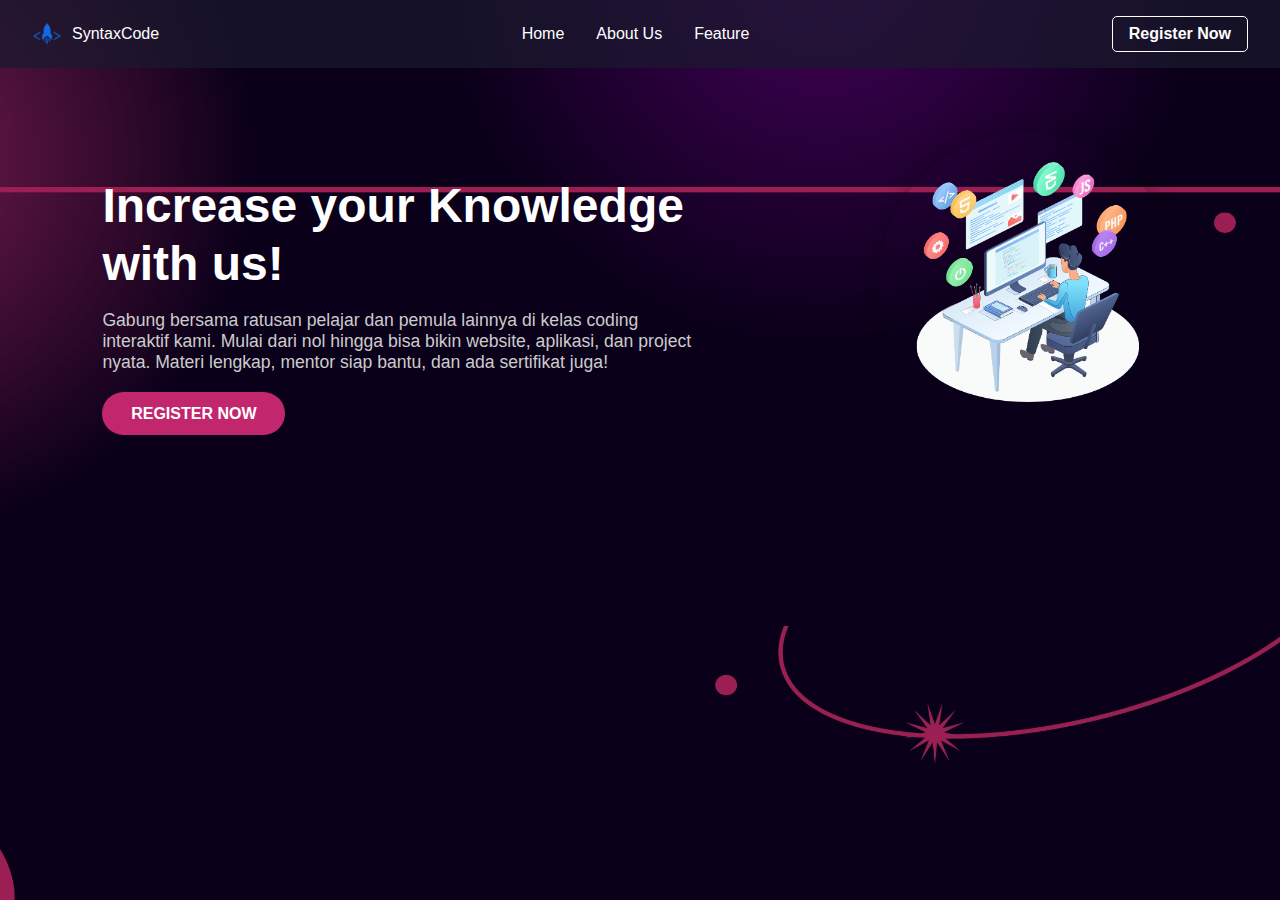
<file: index.html>
<!DOCTYPE html>
<html lang="en">
<head>
  <meta charset="UTF-8" />
  <meta name="viewport" content="width=device-width, initial-scale=1.0"/>
  <title>SyntaxCode - EduTech App</title>
  <link rel="stylesheet" href="style.css"/>
</head>
<body>
  <header>
    <nav>
      <div class="logo">
        <a href="index.html" style="color: white; text-decoration: none; display: flex; align-items: center;">
          <img src="src/logo.png" alt="Logo" style="height: 30px; margin-right: 10px;">
          SyntaxCode
        </a>
      </div>
      <ul>
        <li><a href="index.html">Home</a></li>
        <li><a href="about.html">About Us</a></li>
        <li><a href="features.html">Feature</a></li>
      </ul>
      <a href="contact.html" class="register-btn">Register Now</a>
    </nav>
  </header>

  <section class="hero">
    <div class="hero-text">
      <h1><strong>Increase your Knowledge<br>with us!</strong></h1>
      <p>Gabung bersama ratusan pelajar dan pemula lainnya di kelas coding interaktif kami. 
        Mulai dari nol hingga bisa bikin website, aplikasi, dan project nyata. 
        Materi lengkap, mentor siap bantu, dan ada sertifikat juga!</p>
      <a href="contact.html" class="cta-btn">REGISTER NOW</a>
    </div>
    <div class="hero-img">
      <img src="src/gambar.png" alt="Team Working">
    </div>
  </section>

  <script src="script.js"></script>
</body>
</html>
</file>
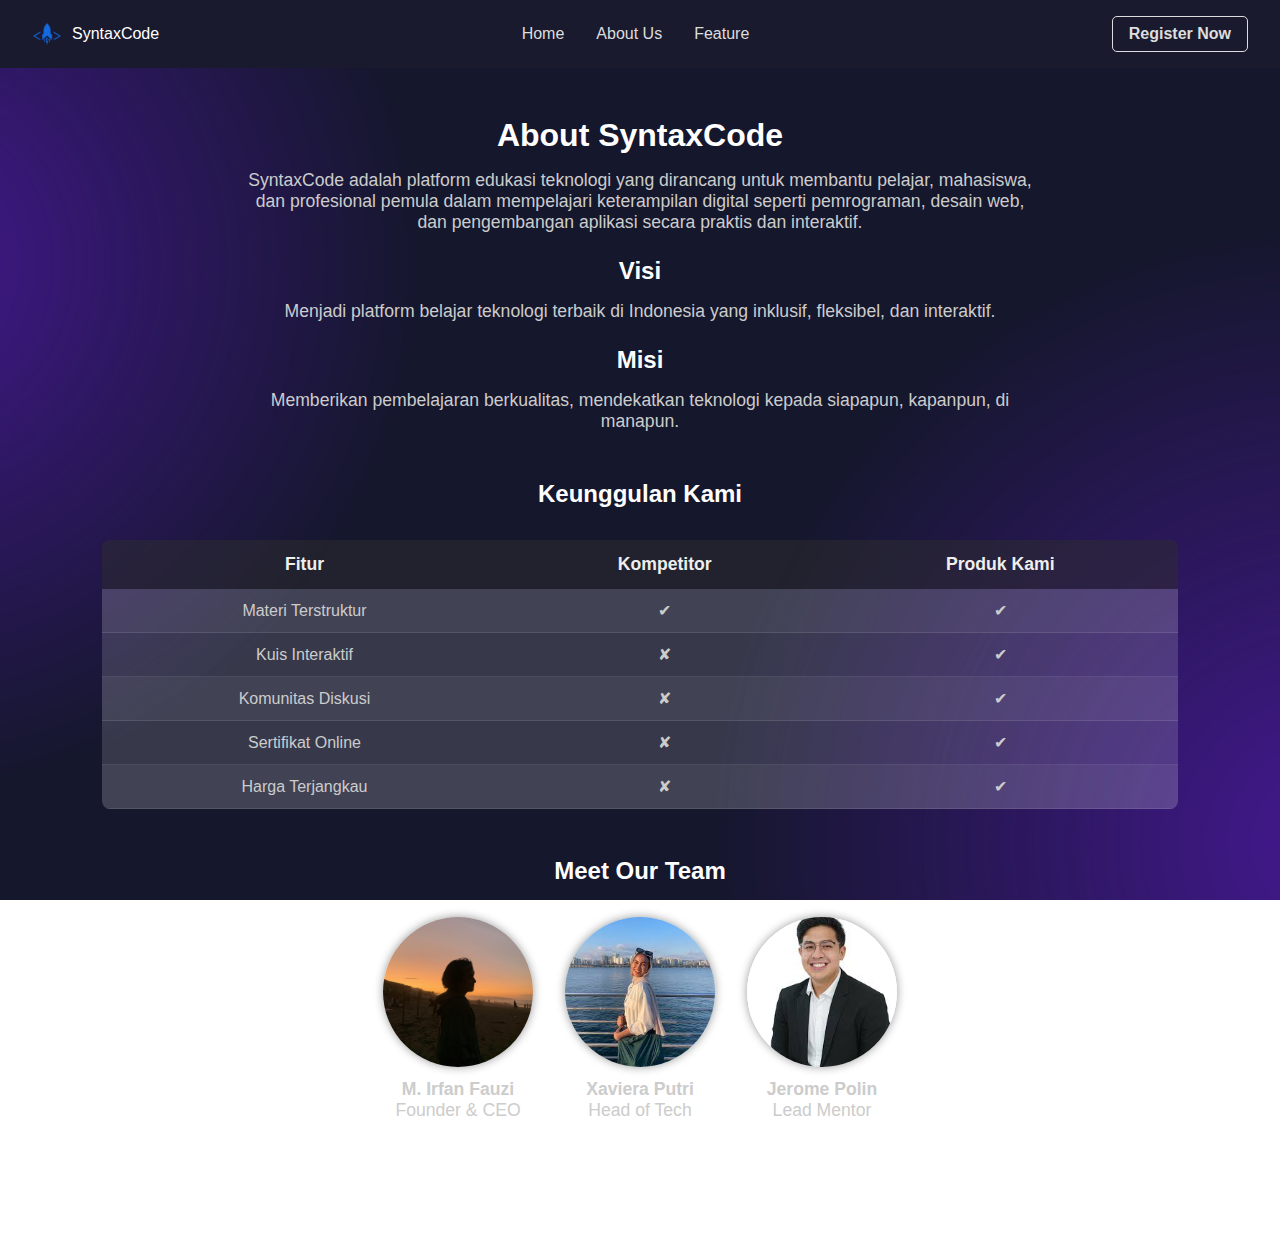
<file: about.html>
<!DOCTYPE html>
<html lang="en">
<head>
  <meta charset="UTF-8" />
  <title>About Us</title>
  <link rel="stylesheet" href="about.css" />
</head>
<body>
  <header>
    <nav>
      <div class="logo">
        <a href="index.html" style="color: #ffffff; text-decoration: none; display: flex; align-items: center; font-style: normal;">
          <img src="src/logo.png" alt="Logo" style="height: 30px; margin-right: 10px;">
          SyntaxCode
        </a>
      </div>
      <ul>
        <li><a href="index.html">Home</a></li>
        <li><a href="about.html">About Us</a></li>
        <li><a href="features.html">Feature</a></li>
      </ul>
      <a href="contact.html" class="register-btn">Register Now</a>
    </nav>
  </header>

  <main class="about-container">
    <section class="intro">
      <h1>About SyntaxCode</h1>
      <p>SyntaxCode adalah platform edukasi teknologi yang 
        dirancang untuk membantu pelajar, mahasiswa, dan profesional pemula 
        dalam mempelajari keterampilan digital seperti pemrograman, desain web, dan pengembangan aplikasi secara praktis dan interaktif.</p>
    
      <h2>Visi</h2>
      <p>Menjadi platform belajar teknologi terbaik di Indonesia yang inklusif, fleksibel, dan interaktif.</p>
    
      <h2>Misi</h2>
      <p>Memberikan pembelajaran berkualitas, mendekatkan teknologi kepada siapapun, kapanpun, di manapun.</p>
    </section>
    

    <section class="comparison">
      <h2>Keunggulan Kami</h2>
      <table>
        <tr>
          <th>Fitur</th>
          <th>Kompetitor</th>
          <th>Produk Kami</th>
          
        </tr>
        <tr>
          <td>Materi Terstruktur</td>
          <td>✔</td>
          <td>✔</td>
        </tr>
        <tr>
          <td>Kuis Interaktif</td>
          <td>✘</td>
          <td>✔</td>
          
        </tr>
        <tr>
          <td>Komunitas Diskusi</td>
          <td>✘</td>
          <td>✔</td>
          
        </tr>
        
        <tr>
          <td>Sertifikat Online</td>
          <td>✘</td>
          <td>✔</td>
          
        </tr>
        <tr>
          <td>Harga Terjangkau</td>
          <td>✘</td>
          <td>✔</td>
          
        </tr>
      </table>
    </section>

    <section class="team">
      <h2>Meet Our Team</h2>
      <div class="team-grid">
        <div class="member">
          <img src="src/team1.JPG" alt="CEO" />
          <p><strong>M. Irfan Fauzi</strong><br>Founder & CEO</p>
        </div>
        <div class="member">
          <img src="src/team2.jpeg" alt="CTO" />
          <p><strong>Xaviera Putri</strong><br>Head of Tech</p>
        </div>
        <div class="member">
          <img src="src/team3.jpeg" alt="Mentor" />
          <p><strong>Jerome Polin</strong><br>Lead Mentor</p>
        </div>
      </div>
    </section>
  </main>
</body>
</html>
</file>
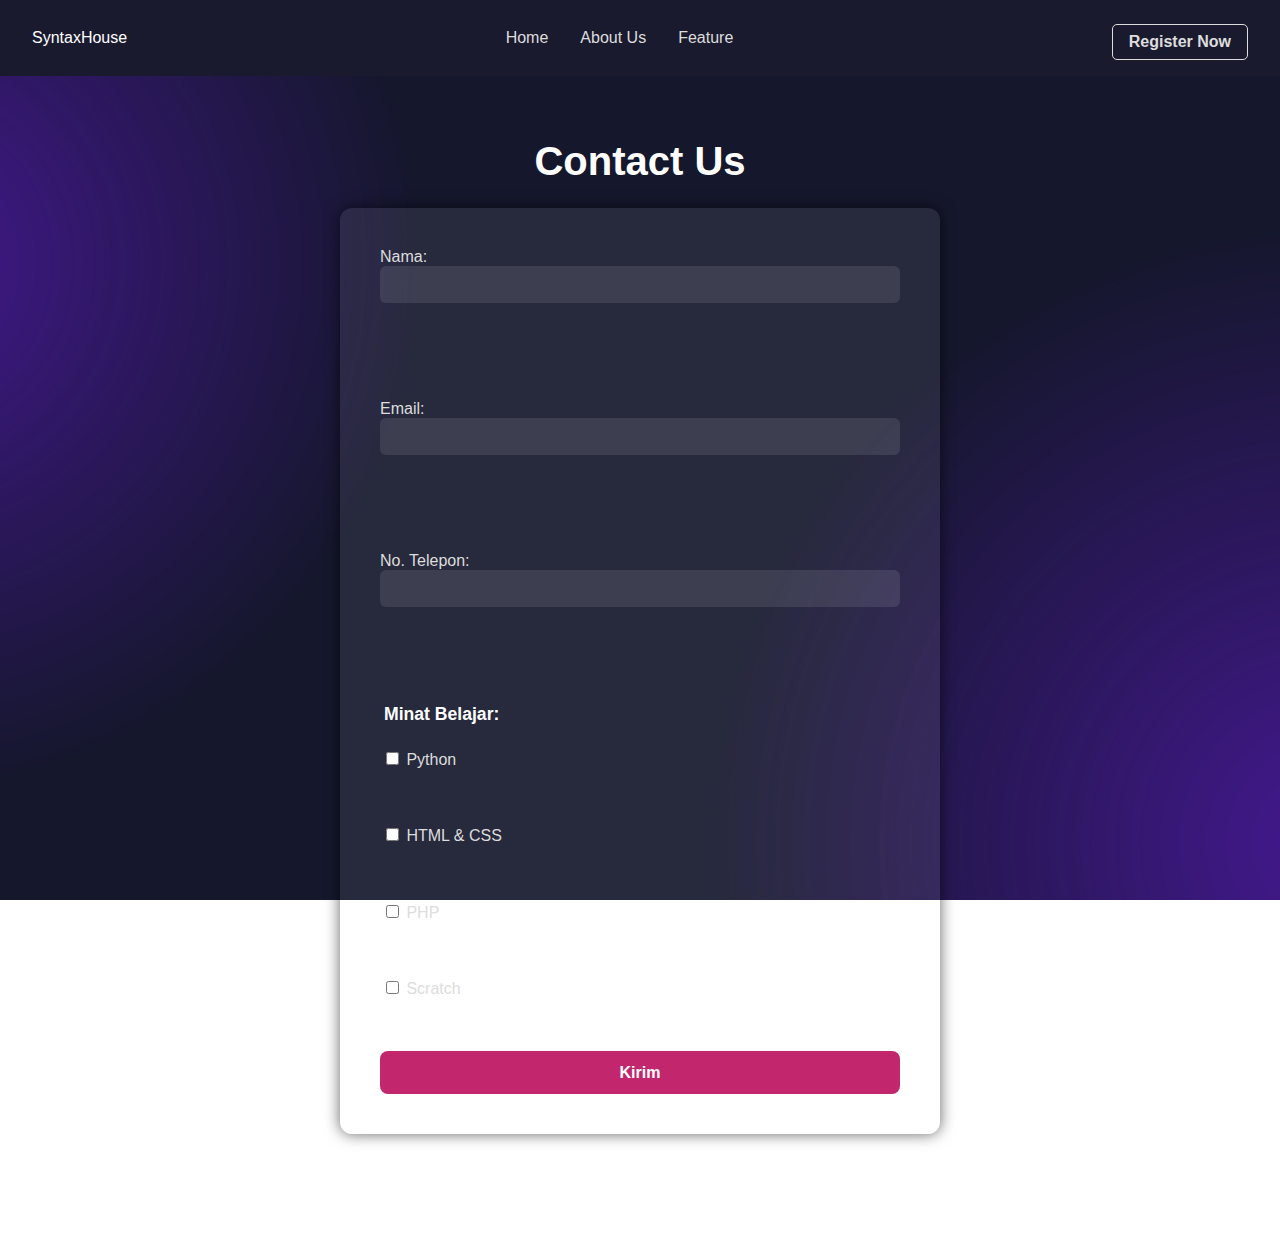
<file: contact.html>
<!DOCTYPE html>
<html lang="en">
<head>
  <meta charset="UTF-8" />
  <title>Contact Us</title>
  <link rel="stylesheet" href="contact.css" />
</head>
<body>
  <header>
    <nav>
      <div class="logo">
        <a href="index.html" style="color: white; text-decoration: none;">SyntaxHouse</a>
      </div>
      <ul>
        <li><a href="index.html">Home</a></li>
        <li><a href="about.html">About Us</a></li>
        <li><a href="features.html">Feature</a></li>
      </ul>
      <a href="contact.html" class="register-btn">Register Now</a>
    </nav>
  </header>

  <main>
    <h1>Contact Us</h1>
    <form onsubmit="submitForm(); return false;">
      <div class="form-box">
        <label>Nama:<br><input type="text" name="nama" required></label><br><br>
        <label>Email:<br><input type="email" name="email" required></label><br><br>
        <label>No. Telepon:<br><input type="tel" name="telp" required></label><br><br>
  
        <fieldset style="border: none; padding: 1rem 0;">
          <legend><strong>Minat Belajar:</strong></legend>
          
          <label><input type="checkbox" name="minat" value="Python"> Python</label><br>
          <label><input type="checkbox" name="minat" value="HTML & CSS"> HTML & CSS</label><br>
          <label><input type="checkbox" name="minat" value="PHP"> PHP</label><br>
          <label><input type="checkbox" name="minat" value="Scratch"> Scratch</label>
        
        </fieldset>
        
        
  
        <button type="submit">Kirim</button>
      </div>
    </form>
  </main>
  
  <script>
    function submitForm() {
      alert("Pesan anda terkirim! Tim Kami akan menghubungi anda 🤩");
    }
  </script>
</body>
</html>
</file>
<file: style.css>
body {
    margin: 0;
    font-family: 'Segoe UI', sans-serif;
    background-image: url('src/landing.jpg');
    background-size: cover;
    background-repeat: no-repeat;
    background-position: center;
    background-attachment: fixed;
    color: white;
  }
  
 
  nav {
    display: flex;
    justify-content: space-between;
    align-items: center;
    padding: 1rem 2rem;
    background-color: rgba(26, 26, 46, 0.7); 
    position: sticky;
    top: 0;
    z-index: 1000;
  }
  
  nav ul {
    display: flex;
    gap: 2rem;
    list-style: none;
    margin: 0;
    padding: 0;
  }
  
  nav a {
    color: white;
    text-decoration: none;
    font-weight: 500;
    transition: color 0.3s ease;
  }
  
  nav a:hover {
    color: #ff5ea0;
  }
  
  .register-btn {
    padding: 0.5rem 1rem;
    border: 1px solid white;
    border-radius: 5px;
    background: none;
    color: white;
    font-weight: bold;
    transition: background 0.3s ease;
  }
  
  .register-btn:hover {
    background-color: rgba(255, 255, 255, 0.2);
  }
  

  .hero {
    display: flex;
    justify-content: space-between;
    align-items: center;
    padding: 4rem 8%;
    gap: 3rem;
    flex-wrap: wrap;
  }
  
  .hero-text {
    flex: 1;
  }
  
  .hero-text h1 {
    font-size: 3rem;
    line-height: 1.2;
    margin-bottom: 1rem;
    color: white;
  }
  
  .hero-text p {
    font-size: 1.1rem;
    margin-bottom: 2rem;
    color: #ccc;
    max-width: 600px;
  }
  
  .cta-btn {
    padding: 0.8rem 1.8rem;
    background-color: #c2276e;
    color: white;
    border: none;
    border-radius: 30px;
    text-decoration: none;
    font-weight: bold;
    transition: background 0.3s ease;
  }
  
  .cta-btn:hover {
    background-color: #a31c5b;
  }
  
  
  .hero-img img {
    width: 300px;
    height: 300px;
    object-fit: cover;
    border-radius: 50%;
    box-shadow: 0 0 20px rgba(0, 0, 0, 0.3);
  }
  
 
  @media screen and (max-width: 768px) {
    .hero {
      flex-direction: column;
      text-align: center;
    }
  
    .hero-img img {
      margin-top: 2rem;
    }
  
    nav {
      flex-direction: column;
      align-items: flex-start;
    }
  
    nav ul {
      flex-direction: column;
      gap: 1rem;
      margin-top: 1rem;
    }
  }
</file>
<file: about.css>
body {
  margin: 0;
  font-family: 'Segoe UI', sans-serif;
  background-image: url('src/bag_about.jpg');
  background-size: cover;
  background-repeat: no-repeat;
  background-position: center;
  background-attachment: fixed;
  color: white;
  text-align: center;
}

nav {
  display: flex;
  justify-content: space-between;
  align-items: center;
  padding: 1rem 2rem;
  background-color: #1a1a2e; 
  position: fixed;
  top: 0;
  left: 0;
  width: 100%;
  z-index: 1000;
  box-sizing: border-box;
}

nav a {
  color: #ddd; 
  text-decoration: none;
  font-weight: 500;
  font-style: normal; 
}

nav ul {
  display: flex;
  gap: 2rem;
  list-style: none;
  margin: 0;
  padding: 0;
}

.register-btn {
  padding: 0.5rem 1rem;
  border: 1px solid #ddd; 
  border-radius: 5px;
  background: none;
  color: #ddd;
  font-weight: bold;
  font-style: normal; 
  white-space: nowrap;
}

.register-btn:hover {
  background: #cc2a6a;
}


.about-container {
  padding: 6rem 8% 4rem 8%; 
}

.intro, .team, .comparison {
  margin-bottom: 3rem;
}

h1, h2 {
  color: #ffffff;
  margin-bottom: 1rem;
}

p {
  font-size: 1.1rem;
  color: #ccc;
  max-width: 800px;
  margin: 0 auto 1.5rem auto;
}


table {
  width: 100%;
  border-collapse: collapse;
  background-color: rgba(255, 255, 255, 0.15);
  border-radius: 8px;
  overflow: hidden;
  margin-top: 2rem;
  font-style: normal; 
  color: #ddd; 
}

th {
  background-color: rgba(0, 0, 0, 0.4);
  padding: 14px;
  font-weight: bold;
  font-size: 1.1rem;
  color: #eee;
}

td {
  padding: 12px;
  font-size: 1rem;
  border-bottom: 1px solid rgba(255, 255, 255, 0.1);
  color: #ccc;
}

tr:nth-child(even) {
  background-color: rgba(255, 255, 255, 0.05);
}

tr:hover {
  background-color: rgba(255, 255, 255, 0.1);
  transition: 0.2s ease-in-out;
}


.team-grid {
  display: flex;
  justify-content: center;
  gap: 2rem;
  flex-wrap: wrap;
  margin-top: 2rem;
}

.member {
  text-align: center;
  max-width: 200px;
}

.member img {
  width: 150px;
  height: 150px;
  border-radius: 50%;
  object-fit: cover;
  box-shadow: 0 0 10px rgba(0,0,0,0.4);
  margin-bottom: 0.5rem;
}
</file>
<file: contact.css>
body {
  margin: 0;
  font-family: 'Segoe UI', sans-serif;
  background-image: url('src/bag_about.jpg');
  background-size: cover;
  background-repeat: no-repeat;
  background-position: center;
  background-attachment: fixed;
  color: white;
}

nav {
  display: flex;
  justify-content: space-between;
  align-items: center;
  padding: 1rem 2rem;
  background-color: #1a1a2e;
  position: fixed;
  top: 0;
  left: 0;
  width: 100%;
  z-index: 1000;
  box-sizing: border-box;
  flex-wrap: wrap;
}

nav ul {
  display: flex;
  gap: 2rem;
  list-style: none;
  margin: 0;
  padding: 0;
}

nav a {
  color: #ddd;
  text-decoration: none;
  font-weight: 500;
}

.register-btn {
  padding: 0.5rem 1rem;
  border: 1px solid #ddd;
  border-radius: 5px;
  background: none;
  color: #ddd;
  font-weight: bold;
  white-space: nowrap;
  font-style: normal;
  margin-top: 0.5rem;
}

main {
  padding: 7rem 8%;
  max-width: 600px;
  margin: auto;
}

h1 {
  font-size: 2.5rem;
  margin-bottom: 1.5rem;
  color: white;
  text-align: center;
}

.form-box {
  background-color: rgba(255, 255, 255, 0.08);
  padding: 2.5rem;
  border-radius: 12px;
  box-shadow: 0 0 15px rgba(0, 0, 0, 0.6);
  display: flex;
  flex-direction: column;
  gap: 1.5rem;
}


form label {
  display: block;
  color: #ddd;
  font-weight: 500;
  font-size: 1rem;
  margin-bottom: 0.8rem;
}

input[type="text"],
input[type="email"],
input[type="tel"] {
  padding: 0.6rem;
  border-radius: 6px;
  border: none;
  font-size: 1rem;
  background-color: rgba(255, 255, 255, 0.1);
  color: white;
  outline: none;
  width: 100%;
  box-sizing: border-box;
}

input[type="text"]:focus,
input[type="email"]:focus,
input[type="tel"]:focus {
  box-shadow: 0 0 0 2px #c2276e;
}


fieldset {
  border: none;
  display: flex;
  flex-direction: column;
  gap: 0.8rem;
  padding: 0.5rem 0;
  color: #ccc;
}

legend {
  font-weight: bold;
  font-size: 1.1rem;
  margin-bottom: 0.5rem;
  color: white;
  text-align: left;
}


.minat-group label {
  display: flex;
  align-items: center;
  gap: 0.5rem;
  color: #ddd;
  font-size: 1rem;
}

button {
  padding: 0.8rem;
  border: none;
  border-radius: 8px;
  background-color: #c2276e;
  color: white;
  font-size: 1rem;
  font-weight: bold;
  cursor: pointer;
  transition: background 0.3s ease;
}

button:hover {
  background-color: #a31c5b;
}
</file>
